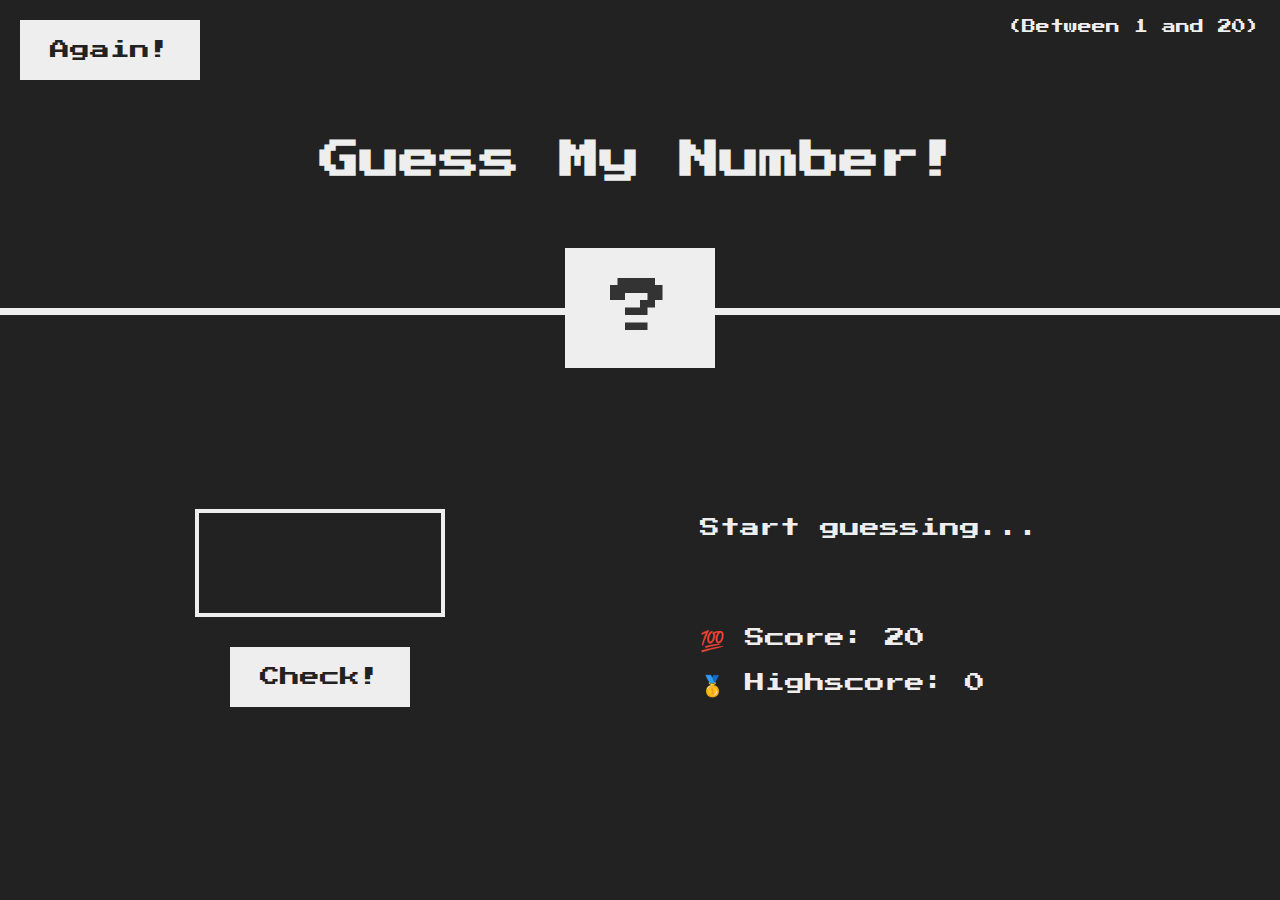
<file: 05-Guess-My-Number/index.html>
<!DOCTYPE html>
<html lang="en">
<head>
    <meta charset="UTF-8"/>
    <meta name="viewport" content="width=device-width, initial-scale=1.0"/>
    <meta http-equiv="X-UA-Compatible" content="ie=edge"/>
    <link rel="stylesheet" href="style.css"/>
    <title>Guess My Number!</title>
</head>
<body>
<header>
    <h1>Guess My Number!</h1>
    <p class="between">(Between 1 and 20)</p>
    <button class="btn again">Again!</button>
    <div class="number">?</div>
</header>
<main>
    <section class="left">
        <input type="number" class="guess"/>
        <button class="btn check">Check!</button>
    </section>
    <section class="right">
        <p class="message">Start guessing...</p>
        <p class="label-score">💯 Score: <span class="score">20</span></p>
        <p class="label-highscore">
            🥇 Highscore: <span class="highscore">0</span>
        </p>
    </section>
</main>
<script src="script.js"></script>
</body>
</html>
</file>
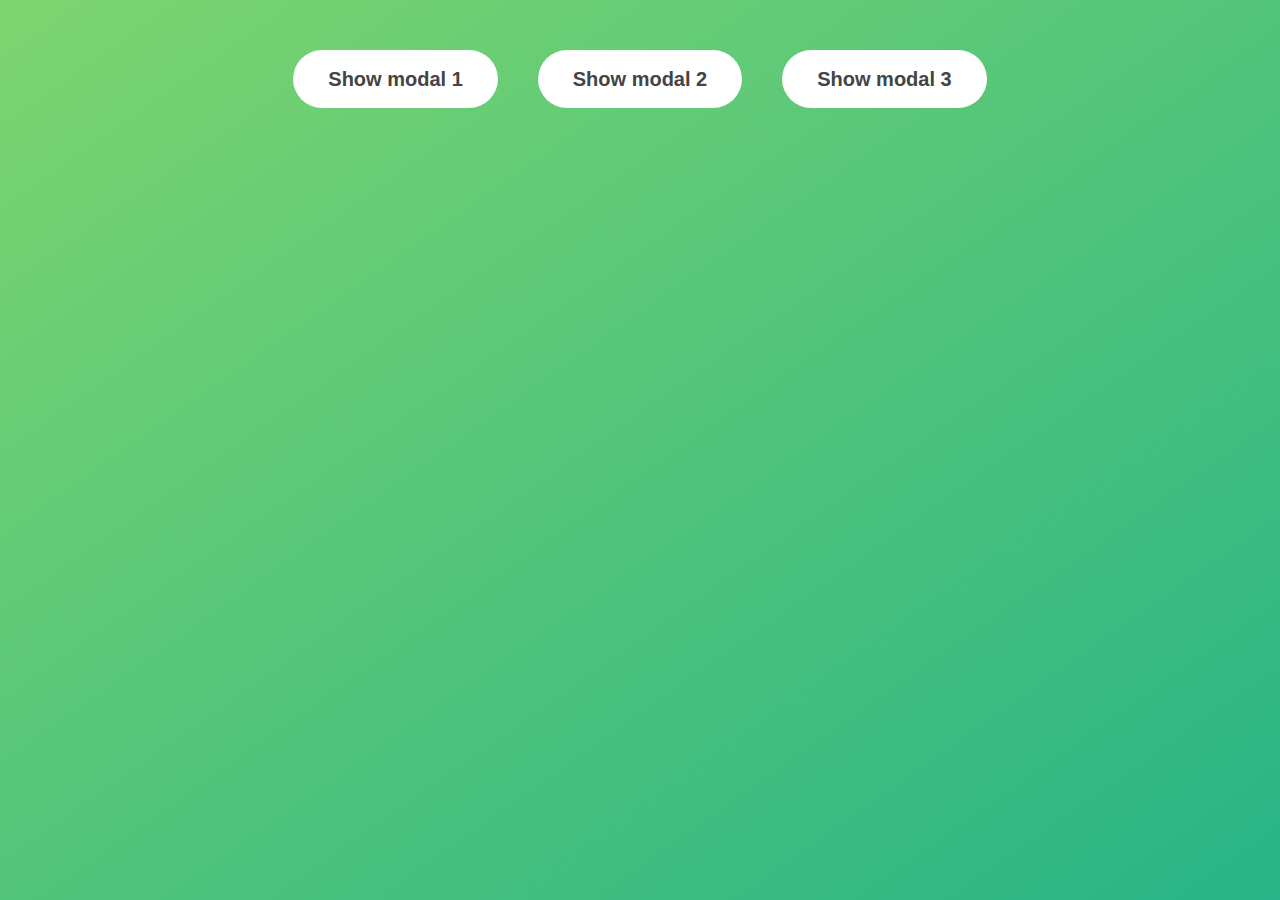
<file: 06-Modal/index.html>
<!DOCTYPE html>
<html lang="en">
  <head>
    <meta charset="UTF-8" />
    <meta name="viewport" content="width=device-width, initial-scale=1.0" />
    <meta http-equiv="X-UA-Compatible" content="ie=edge" />
    <link rel="stylesheet" href="style.css" />
    <title>Modal window</title>
  </head>
  <body>
    <button class="show-modal">Show modal 1</button>
    <button class="show-modal">Show modal 2</button>
    <button class="show-modal">Show modal 3</button>

    <div class="modal hidden">
      <button class="close-modal">&times;</button>
      <h1>I'm a modal window 😍</h1>
      <p>
        Lorem ipsum dolor sit amet, consectetur adipisicing elit, sed do eiusmod
        tempor incididunt ut labore et dolore magna aliqua. Ut enim ad minim
        veniam, quis nostrud exercitation ullamco laboris nisi ut aliquip ex ea
        commodo consequat. Duis aute irure dolor in reprehenderit in voluptate
        velit esse cillum dolore eu fugiat nulla pariatur. Excepteur sint
        occaecat cupidatat non proident, sunt in culpa qui officia deserunt
        mollit anim id est laborum.
      </p>
    </div>
    <div class="overlay hidden"></div>

    <script src="script.js"></script>
  </body>
</html>
</file>
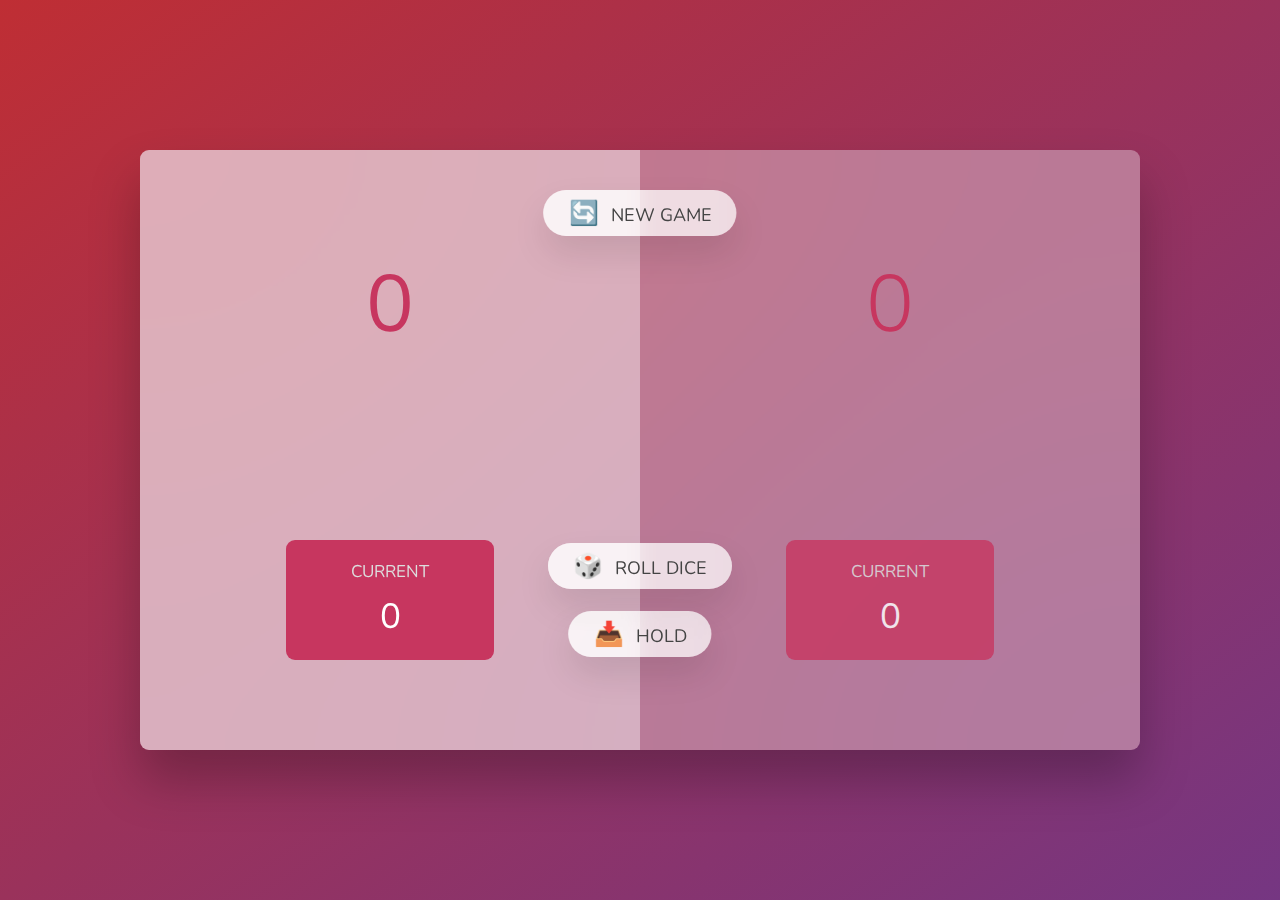
<file: 07-Pig-Game/index.html>
<!DOCTYPE html>
<html lang="en">
  <head>
    <meta charset="UTF-8" />
    <meta name="viewport" content="width=device-width, initial-scale=1.0" />
    <meta http-equiv="X-UA-Compatible" content="ie=edge" />
    <link rel="stylesheet" href="style.css" />
    <title>Pig Game</title>
  </head>
  <body>
    <main>
      <section class="player player--0 player--active">
        <h2 class="name" id="name--0">Player 1</h2>
        <p class="score" id="score--0">43</p>
        <div class="current">
          <p class="current-label">Current</p>
          <p class="current-score" id="current--0">0</p>
        </div>
      </section>
      <section class="player player--1">
        <h2 class="name" id="name--1">Player 2</h2>
        <p class="score" id="score--1">24</p>
        <div class="current">
          <p class="current-label">Current</p>
          <p class="current-score" id="current--1">0</p>
        </div>
      </section>

      <img src="dice-5.png" alt="Playing dice" class="dice" />
      <button class="btn btn--new">🔄 New game</button>
      <button class="btn btn--roll">🎲 Roll dice</button>
      <button class="btn btn--hold">📥 Hold</button>
    </main>
    <script src="script.js"></script>
  </body>
</html>
</file>
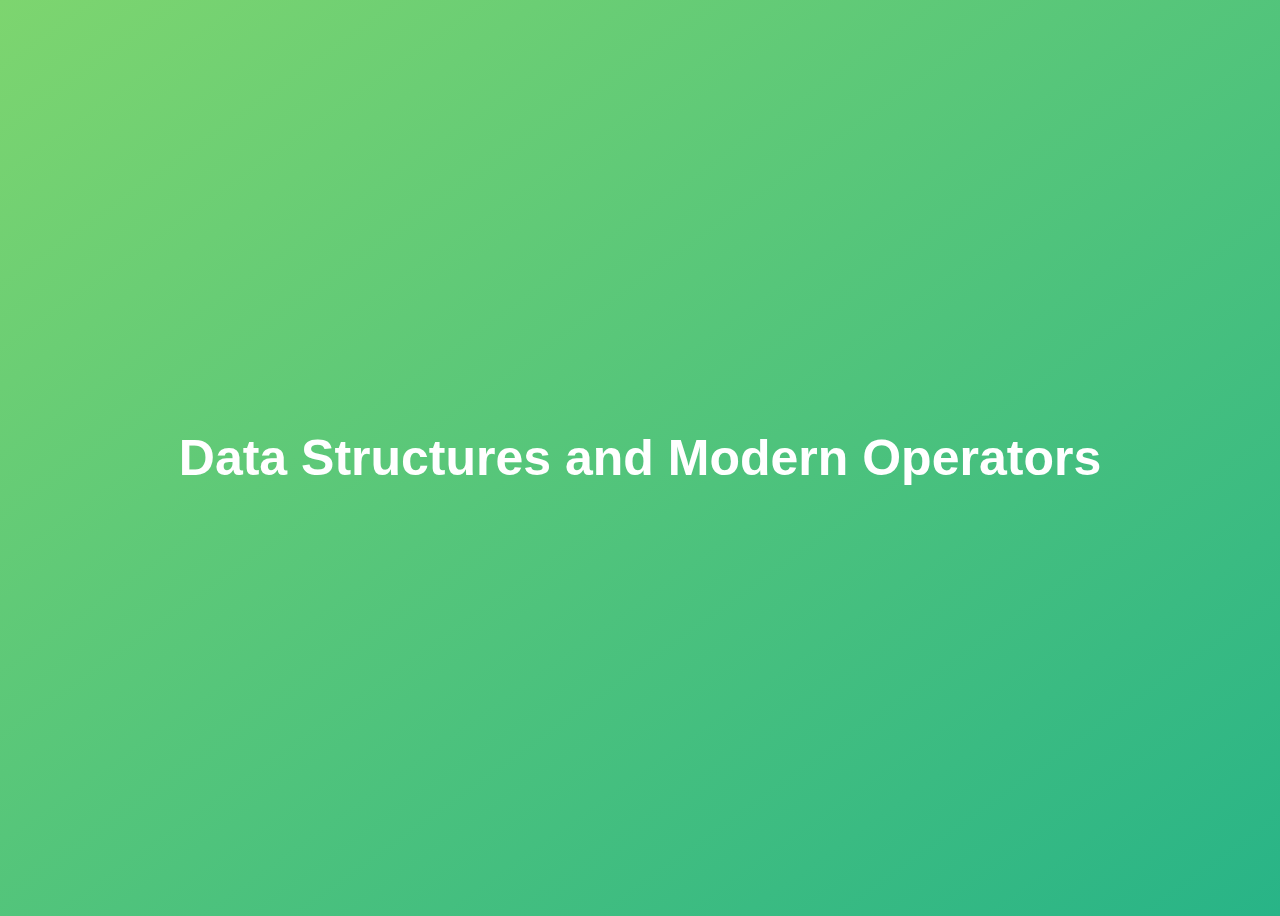
<file: 09-Data-Structures-Operators/index.html>
<!DOCTYPE html>
<html lang="en">
  <head>
    <meta charset="UTF-8" />
    <meta name="viewport" content="width=device-width, initial-scale=1.0" />
    <meta http-equiv="X-UA-Compatible" content="ie=edge" />
    <title>Data Structures and Modern Operators</title>
    <style>
      body {
        height: 100vh;
        display: flex;
        align-items: center;
        background: linear-gradient(to top left, #28b487, #7dd56f);
      }
      h1 {
        font-family: sans-serif;
        font-size: 50px;
        line-height: 1.3;
        width: 100%;
        padding: 30px;
        text-align: center;
        color: white;
      }
      button {
        width: 50px;
        height: 20px;
        margin: 10px;
      }
      textarea {
        width: 300px;
        height: 100px;
      }
    </style>
  </head>
  <body>
    <h1>Data Structures and Modern Operators</h1>
    <script src="script.js"></script>
  </body>
</html>
</file>
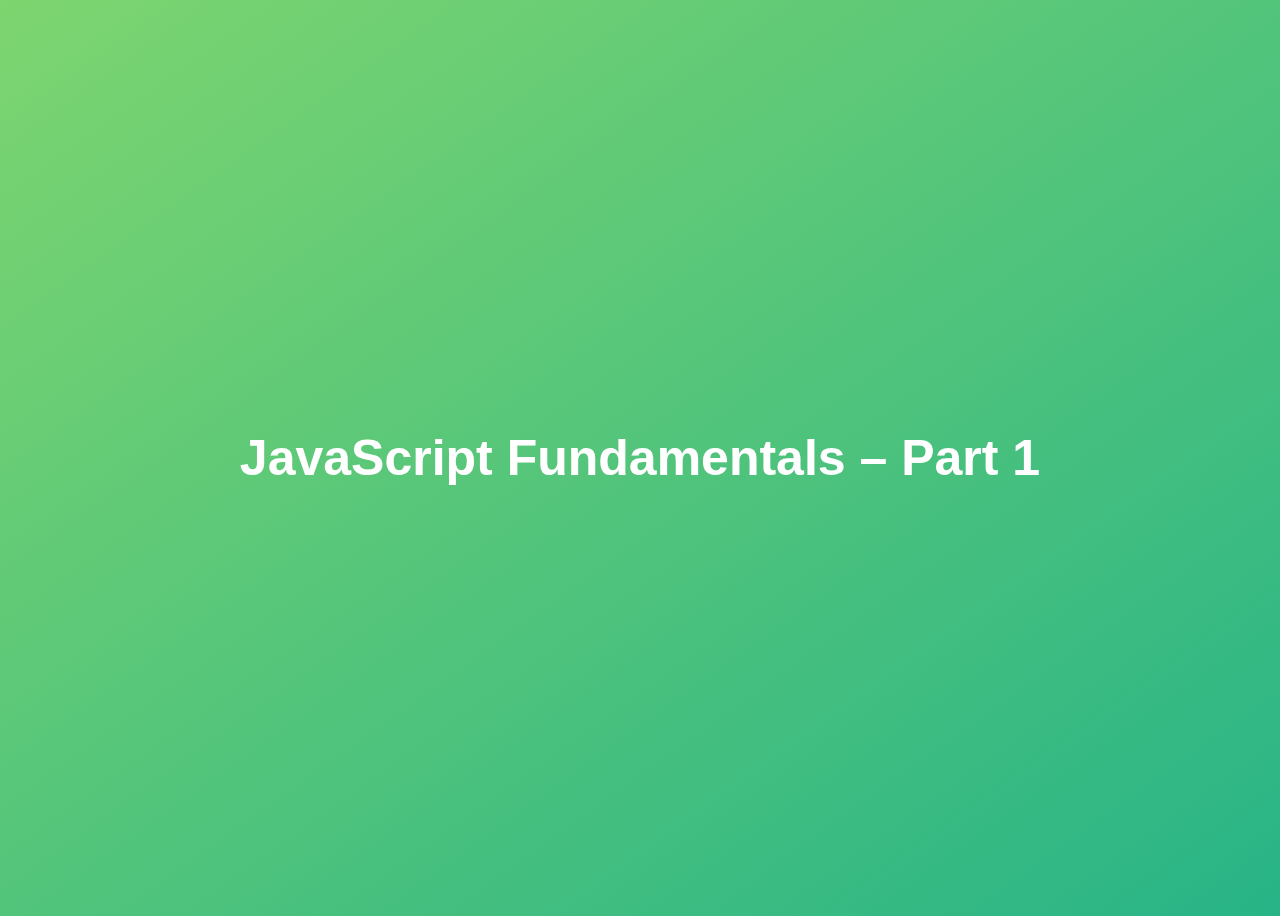
<file: 01-Fundamentals-Part-1/starter/index.html>
<!DOCTYPE html>
<html lang="en">

<head>
    <meta charset="UTF-8"/>
    <meta name="viewport" content="width=device-width, initial-scale=1.0"/>
    <meta http-equiv="X-UA-Compatible" content="ie=edge"/>
    <title>JavaScript Fundamentals – Part 1</title>
    <style>
        body {
            height: 100vh;
            display: flex;
            align-items: center;
            background: linear-gradient(to top left, #28b487, #7dd56f);
        }

        h1 {
            font-family: sans-serif;
            font-size: 50px;
            line-height: 1.3;
            width: 100%;
            padding: 30px;
            text-align: center;
            color: white;
        }
    </style>
</head>
<script src="script.js"></script>

<body>
<h1>JavaScript Fundamentals – Part 1</h1>
</body>

</html>
</file>
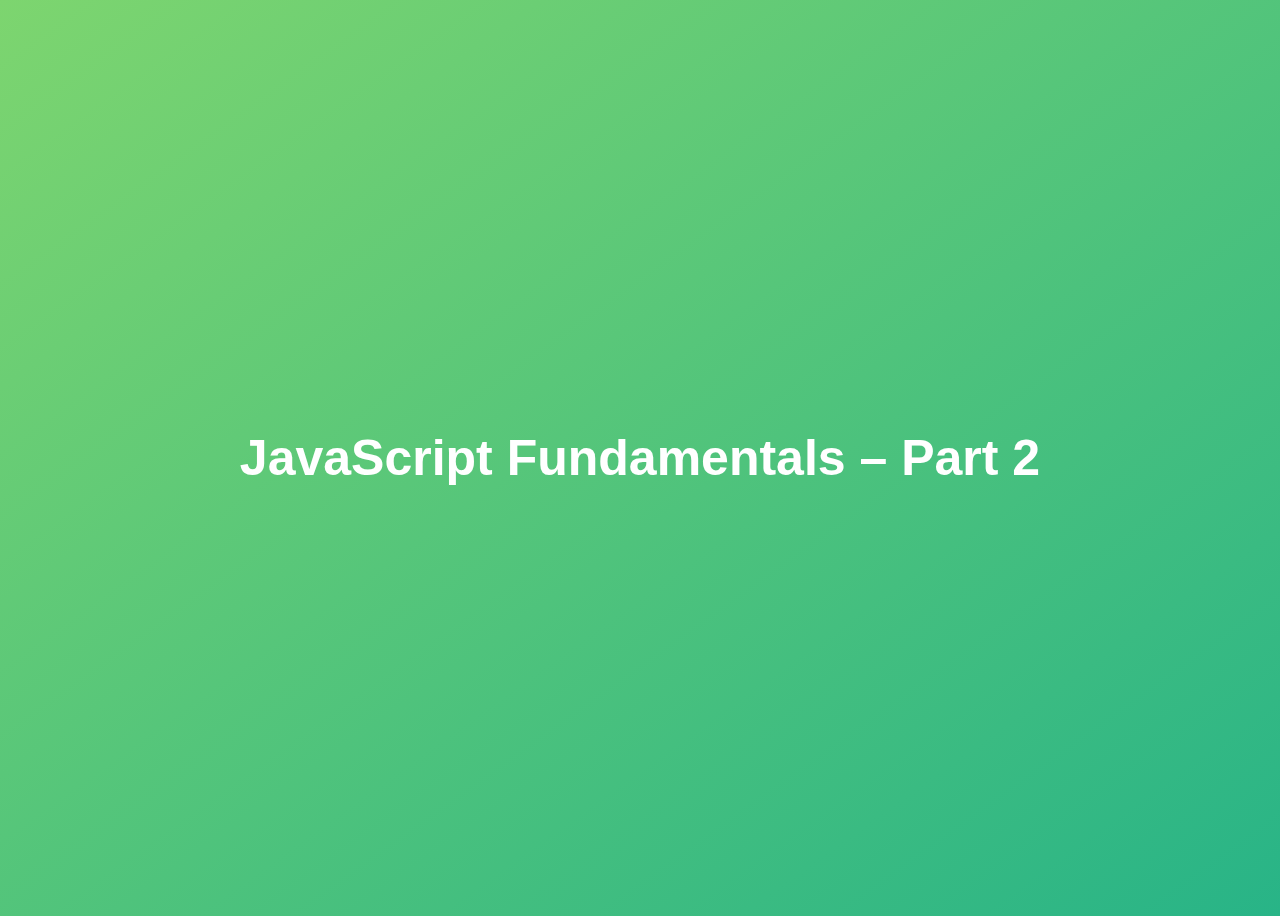
<file: 01-Fundamentals-Part-2/starter/index.html>
<!DOCTYPE html>
<html lang="en">
  <head>
    <meta charset="UTF-8" />
    <meta name="viewport" content="width=device-width, initial-scale=1.0" />
    <meta http-equiv="X-UA-Compatible" content="ie=edge" />
    <title>JavaScript Fundamentals – Part 2</title>
    <style>
      body {
        height: 100vh;
        display: flex;
        align-items: center;
        background: linear-gradient(to top left, #28b487, #7dd56f);
      }
      h1 {
        font-family: sans-serif;
        font-size: 50px;
        line-height: 1.3;
        width: 100%;
        padding: 30px;
        text-align: center;
        color: white;
      }
    </style>
  </head>
  <body>
    <h1>JavaScript Fundamentals – Part 2</h1>
    <script src="script.js"></script>
  </body>
</html>
</file>
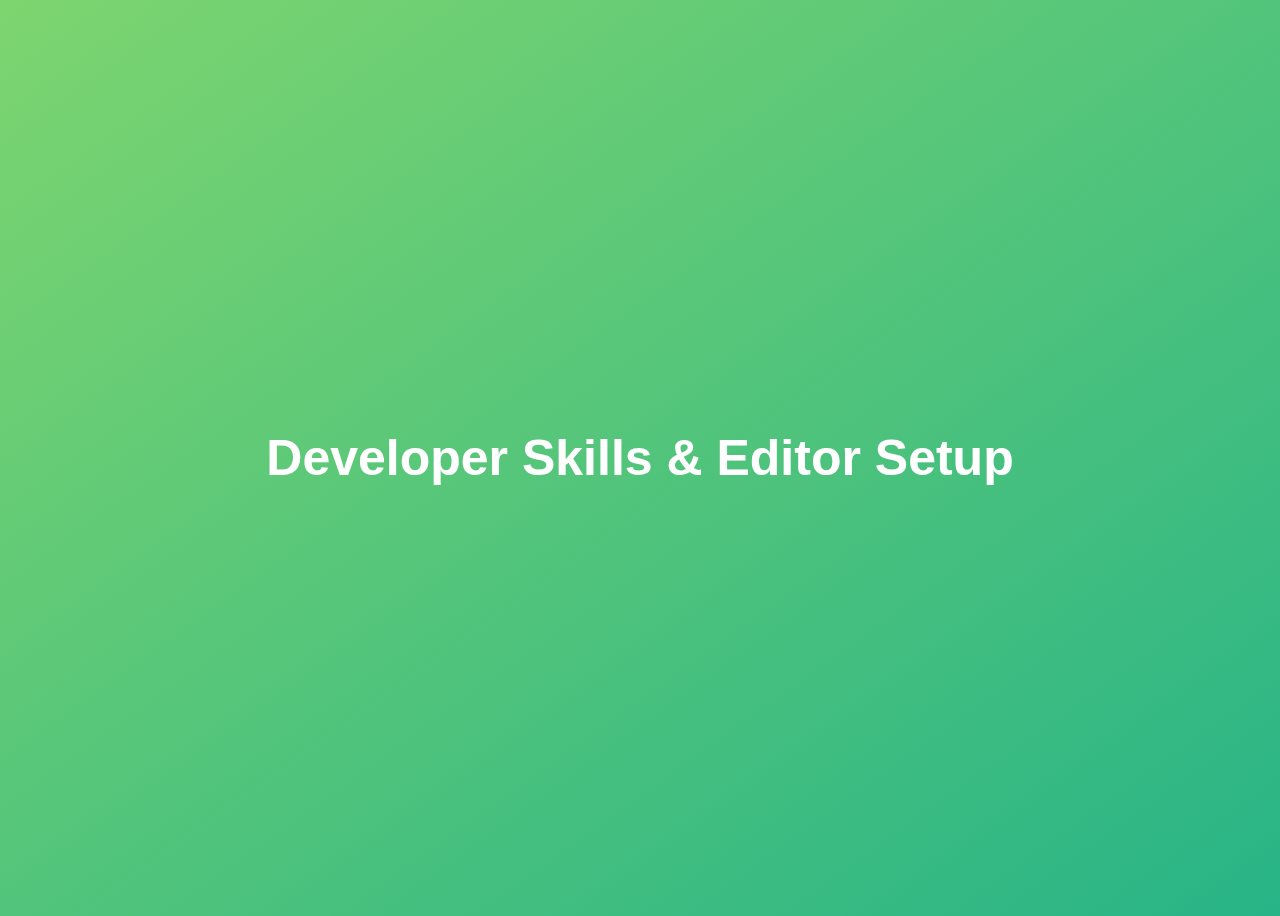
<file: 03-Developer-Skills/starter/index.html>
<!DOCTYPE html>
<html lang="en">
  <head>
    <meta charset="UTF-8" />
    <meta name="viewport" content="width=device-width, initial-scale=1.0" />
    <meta http-equiv="X-UA-Compatible" content="ie=edge" />
    <title>Developer Skills & Editor Setup</title>
    <style>
      body {
        height: 100vh;
        display: flex;
        align-items: center;
        background: linear-gradient(to top left, #28b487, #7dd56f);
      }
      h1 {
        font-family: sans-serif;
        font-size: 50px;
        line-height: 1.3;
        width: 100%;
        padding: 30px;
        text-align: center;
        color: white;
      }
    </style>
  </head>
  <body>
    <h1>Developer Skills & Editor Setup</h1>
    <script src="script.js"></script>
  </body>
</html>
</file>
<file: 05-Guess-My-Number/style.css>
@import url('https://fonts.googleapis.com/css?family=Press+Start+2P&display=swap');

* {
  margin: 0;
  padding: 0;
  box-sizing: inherit;
}

html {
  font-size: 62.5%;
  box-sizing: border-box;
}

body {
  font-family: 'Press Start 2P', sans-serif;
  color: #eee;
  background-color: #222;
  /* background-color: #60b347; */
}

/* LAYOUT */
header {
  position: relative;
  height: 35vh;
  border-bottom: 7px solid #eee;
}

main {
  height: 65vh;
  color: #eee;
  display: flex;
  align-items: center;
  justify-content: space-around;
}

.left {
  width: 52rem;
  display: flex;
  flex-direction: column;
  align-items: center;
}

.right {
  width: 52rem;
  font-size: 2rem;
}

/* ELEMENTS STYLE */
h1 {
  font-size: 4rem;
  text-align: center;
  position: absolute;
  width: 100%;
  top: 52%;
  left: 50%;
  transform: translate(-50%, -50%);
}

.number {
  background: #eee;
  color: #333;
  font-size: 6rem;
  width: 15rem;
  padding: 3rem 0rem;
  text-align: center;
  position: absolute;
  bottom: 0;
  left: 50%;
  transform: translate(-50%, 50%);
}

.between {
  font-size: 1.4rem;
  position: absolute;
  top: 2rem;
  right: 2rem;
}

.again {
  position: absolute;
  top: 2rem;
  left: 2rem;
}

.guess {
  background: none;
  border: 4px solid #eee;
  font-family: inherit;
  color: inherit;
  font-size: 5rem;
  padding: 2.5rem;
  width: 25rem;
  text-align: center;
  display: block;
  margin-bottom: 3rem;
}

.btn {
  border: none;
  background-color: #eee;
  color: #222;
  font-size: 2rem;
  font-family: inherit;
  padding: 2rem 3rem;
  cursor: pointer;
}

.btn:hover {
  background-color: #ccc;
}

.message {
  margin-bottom: 8rem;
  height: 3rem;
}

.label-score {
  margin-bottom: 2rem;
}
</file>
<file: 06-Modal/style.css>
* {
  margin: 0;
  padding: 0;
  box-sizing: inherit;
}

html {
  font-size: 62.5%;
  box-sizing: border-box;
}

body {
  font-family: sans-serif;
  color: #333;
  line-height: 1.5;
  height: 100vh;
  position: relative;
  display: flex;
  align-items: flex-start;
  justify-content: center;
  background: linear-gradient(to top left, #28b487, #7dd56f);
}

.show-modal {
  font-size: 2rem;
  font-weight: 600;
  padding: 1.75rem 3.5rem;
  margin: 5rem 2rem;
  border: none;
  background-color: #fff;
  color: #444;
  border-radius: 10rem;
  cursor: pointer;
}

.close-modal {
  position: absolute;
  top: 1.2rem;
  right: 2rem;
  font-size: 5rem;
  color: #333;
  cursor: pointer;
  border: none;
  background: none;
}

h1 {
  font-size: 2.5rem;
  margin-bottom: 2rem;
}

p {
  font-size: 1.8rem;
}

/* -------------------------- */
/* CLASSES TO MAKE MODAL WORK */
.hidden {
  display: none;
}

.modal {
  position: absolute;
  top: 50%;
  left: 50%;
  transform: translate(-50%, -50%);
  width: 70%;

  background-color: white;
  padding: 6rem;
  border-radius: 5px;
  box-shadow: 0 3rem 5rem rgba(0, 0, 0, 0.3);
  z-index: 10;
}

.overlay {
  position: absolute;
  top: 0;
  left: 0;
  width: 100%;
  height: 100%;
  background-color: rgba(0, 0, 0, 0.6);
  backdrop-filter: blur(3px);
  z-index: 5;
}
</file>
<file: 07-Pig-Game/style.css>
@import url('https://fonts.googleapis.com/css2?family=Nunito&display=swap');

* {
  margin: 0;
  padding: 0;
  box-sizing: inherit;
}

html {
  font-size: 62.5%;
  box-sizing: border-box;
}

body {
  font-family: 'Nunito', sans-serif;
  font-weight: 400;
  height: 100vh;
  color: #333;
  background-image: linear-gradient(to top left, #753682 0%, #bf2e34 100%);
  display: flex;
  align-items: center;
  justify-content: center;
}

/* LAYOUT */
main {
  position: relative;
  width: 100rem;
  height: 60rem;
  background-color: rgba(255, 255, 255, 0.35);
  backdrop-filter: blur(200px);
  filter: blur();
  box-shadow: 0 3rem 5rem rgba(0, 0, 0, 0.25);
  border-radius: 9px;
  overflow: hidden;
  display: flex;
}

.player {
  flex: 50%;
  padding: 9rem;
  display: flex;
  flex-direction: column;
  align-items: center;
  transition: all 0.75s;
}

/* ELEMENTS */
.name {
  position: relative;
  font-size: 4rem;
  text-transform: uppercase;
  letter-spacing: 1px;
  word-spacing: 2px;
  font-weight: 300;
  margin-bottom: 1rem;
}

.score {
  font-size: 8rem;
  font-weight: 300;
  color: #c7365f;
  margin-bottom: auto;
}

.player--active {
  background-color: rgba(255, 255, 255, 0.4);
}
.player--active .name {
  font-weight: 700;
}
.player--active .score {
  font-weight: 400;
}

.player--active .current {
  opacity: 1;
}

.current {
  background-color: #c7365f;
  opacity: 0.8;
  border-radius: 9px;
  color: #fff;
  width: 65%;
  padding: 2rem;
  text-align: center;
  transition: all 0.75s;
}

.current-label {
  text-transform: uppercase;
  margin-bottom: 1rem;
  font-size: 1.7rem;
  color: #ddd;
}

.current-score {
  font-size: 3.5rem;
}

/* ABSOLUTE POSITIONED ELEMENTS */
.btn {
  position: absolute;
  left: 50%;
  transform: translateX(-50%);
  color: #444;
  background: none;
  border: none;
  font-family: inherit;
  font-size: 1.8rem;
  text-transform: uppercase;
  cursor: pointer;
  font-weight: 400;
  transition: all 0.2s;

  background-color: white;
  background-color: rgba(255, 255, 255, 0.6);
  backdrop-filter: blur(10px);

  padding: 0.7rem 2.5rem;
  border-radius: 50rem;
  box-shadow: 0 1.75rem 3.5rem rgba(0, 0, 0, 0.1);
}

.btn::first-letter {
  font-size: 2.4rem;
  display: inline-block;
  margin-right: 0.7rem;
}

.btn--new {
  top: 4rem;
}
.btn--roll {
  top: 39.3rem;
}
.btn--hold {
  top: 46.1rem;
}

.btn:active {
  transform: translate(-50%, 3px);
  box-shadow: 0 1rem 2rem rgba(0, 0, 0, 0.15);
}

.btn:focus {
  outline: none;
}

.dice {
  position: absolute;
  left: 50%;
  top: 16.5rem;
  transform: translateX(-50%);
  height: 10rem;
  box-shadow: 0 2rem 5rem rgba(0, 0, 0, 0.2);
}

.player--winner {
  background-color: #2f2f2f;
}

.player--winner .name {
  font-weight: 700;
  color: #c7365f;
}

.hidden {
  display: none;
}
</file>
